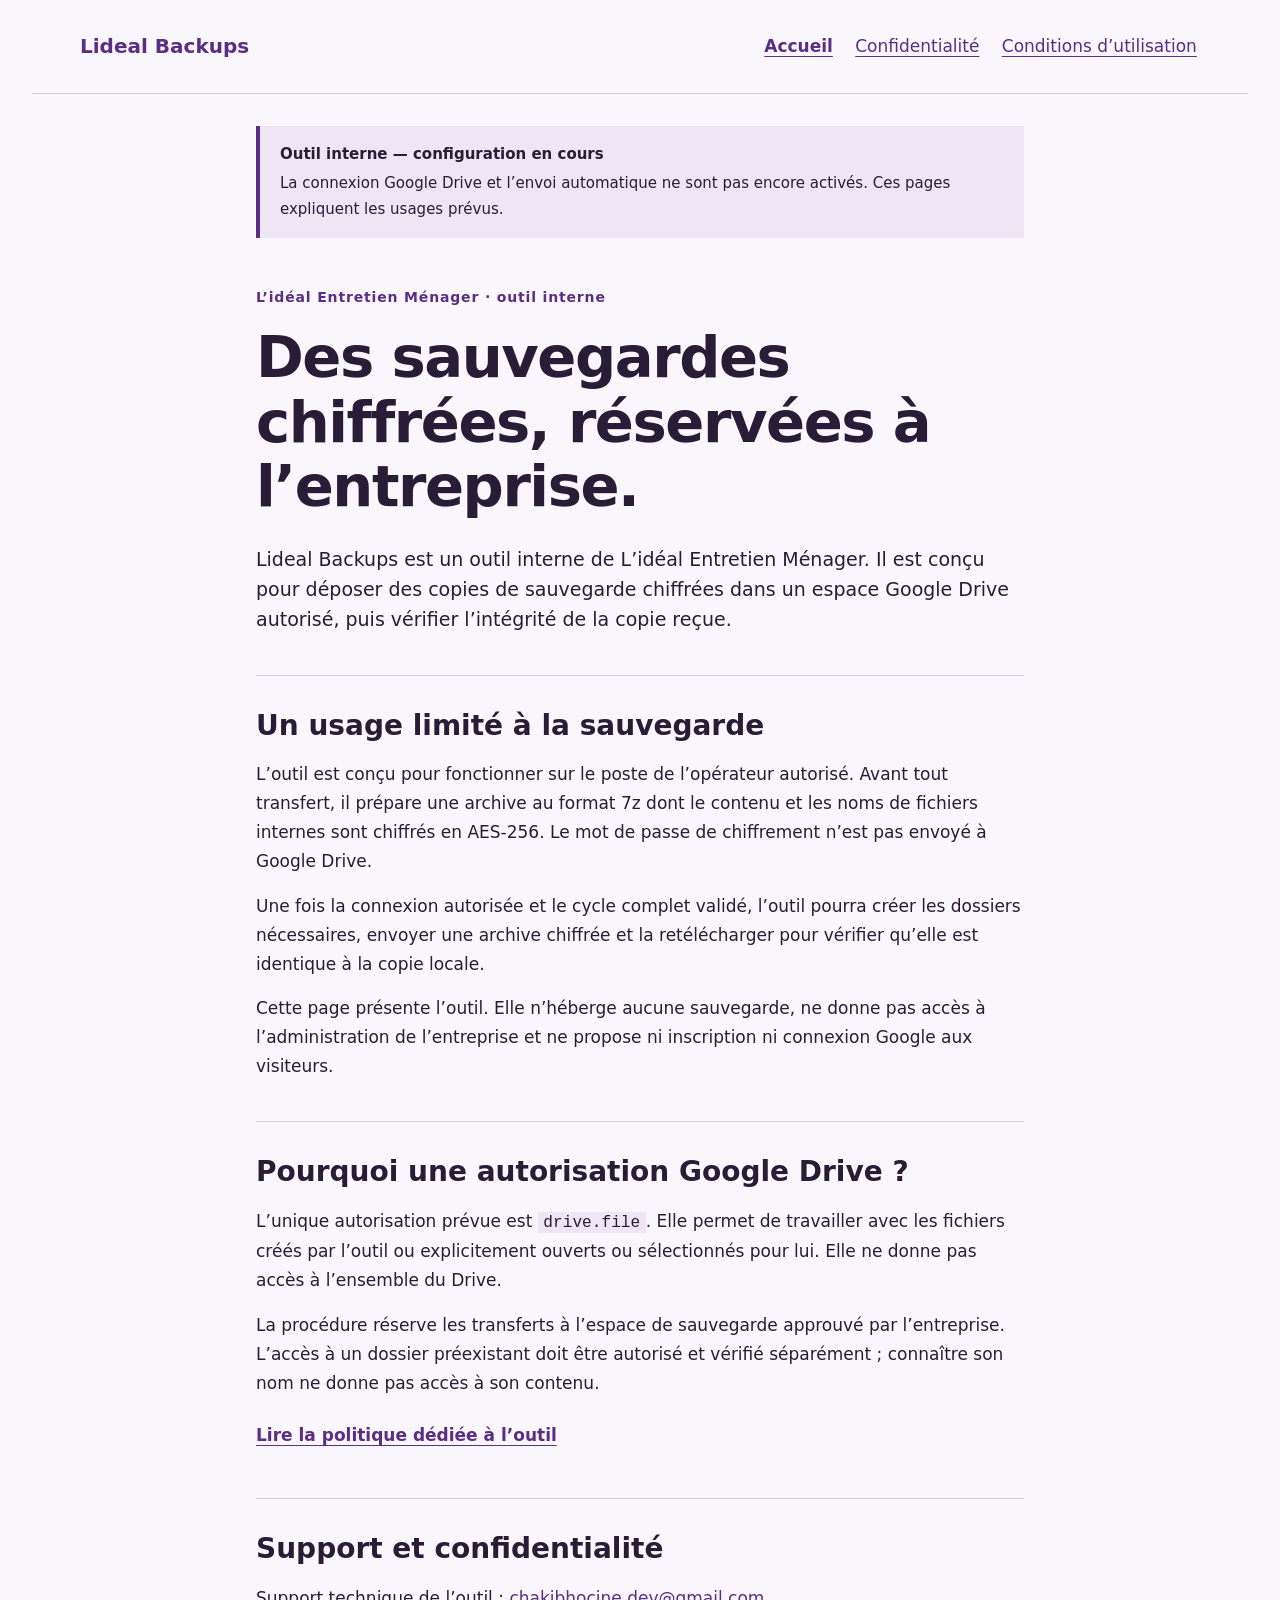
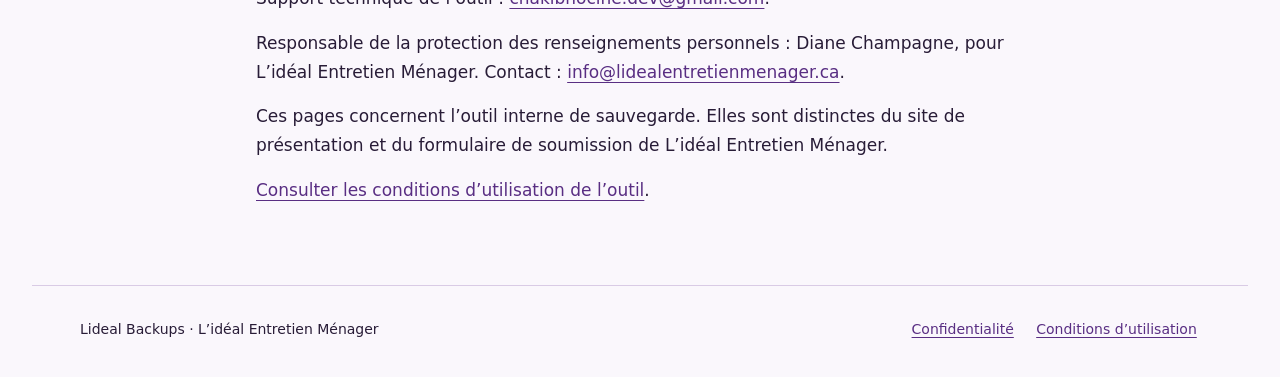
<file: index.html>
<!doctype html>
<html lang="fr-CA">
<head>
  <meta charset="utf-8">
  <meta name="viewport" content="width=device-width, initial-scale=1">
  <meta name="robots" content="noindex, follow">
  <meta name="description" content="Présentation de Lideal Backups, l’outil interne de sauvegarde chiffrée de L’idéal Entretien Ménager.">
  <title>Lideal Backups — outil interne de sauvegarde</title>
  <link rel="canonical" href="https://backups.lidealentretienmenager.ca/">
  <link rel="stylesheet" href="styles.css">
</head>
<body>
  <a class="skip-link" href="#contenu">Aller au contenu</a>
  <header class="site-header">
    <a class="brand" href="index.html">Lideal Backups</a>
    <nav aria-label="Navigation de l’outil"><a href="index.html" aria-current="page">Accueil</a><a href="confidentialite.html">Confidentialité</a><a href="conditions.html">Conditions d’utilisation</a></nav>
  </header>
  <main id="contenu" tabindex="-1">
<aside class="draft"><strong>Outil interne — configuration en cours</strong><p>La connexion Google Drive et l’envoi automatique ne sont pas encore activés. Ces pages expliquent les usages prévus.</p></aside>
    <p class="eyebrow">L’idéal Entretien Ménager · outil interne</p>
    <h1>Des sauvegardes chiffrées, réservées à l’entreprise.</h1>
    <p class="lead">Lideal Backups est un outil interne de L’idéal Entretien Ménager. Il est conçu pour déposer des copies de sauvegarde chiffrées dans un espace Google Drive autorisé, puis vérifier l’intégrité de la copie reçue.</p>
    <section aria-labelledby="usage">
      <h2 id="usage">Un usage limité à la sauvegarde</h2>
      <p>L’outil est conçu pour fonctionner sur le poste de l’opérateur autorisé. Avant tout transfert, il prépare une archive au format 7z dont le contenu et les noms de fichiers internes sont chiffrés en AES-256. Le mot de passe de chiffrement n’est pas envoyé à Google Drive.</p>
      <p>Une fois la connexion autorisée et le cycle complet validé, l’outil pourra créer les dossiers nécessaires, envoyer une archive chiffrée et la retélécharger pour vérifier qu’elle est identique à la copie locale.</p>
      <p>Cette page présente l’outil. Elle n’héberge aucune sauvegarde, ne donne pas accès à l’administration de l’entreprise et ne propose ni inscription ni connexion Google aux visiteurs.</p>
    </section>
    <section aria-labelledby="acces">
      <h2 id="acces">Pourquoi une autorisation Google Drive ?</h2>
      <p>L’unique autorisation prévue est <code>drive.file</code>. Elle permet de travailler avec les fichiers créés par l’outil ou explicitement ouverts ou sélectionnés pour lui. Elle ne donne pas accès à l’ensemble du Drive.</p>
      <p>La procédure réserve les transferts à l’espace de sauvegarde approuvé par l’entreprise. L’accès à un dossier préexistant doit être autorisé et vérifié séparément ; connaître son nom ne donne pas accès à son contenu.</p>
      <p><a class="text-action" href="confidentialite.html">Lire la politique dédiée à l’outil</a></p>
    </section>
    <section aria-labelledby="contact">
      <h2 id="contact">Support et confidentialité</h2>
      <p>Support technique de l’outil : <a href="mailto:chakibhocine.dev@gmail.com">chakibhocine.dev@gmail.com</a>.</p>
      <p>Responsable de la protection des renseignements personnels : Diane Champagne, pour L’idéal Entretien Ménager. Contact : <a href="mailto:info@lidealentretienmenager.ca">info@lidealentretienmenager.ca</a>.</p>
      <p>Ces pages concernent l’outil interne de sauvegarde. Elles sont distinctes du site de présentation et du formulaire de soumission de L’idéal Entretien Ménager.</p>
      <p><a href="conditions.html">Consulter les conditions d’utilisation de l’outil</a>.</p>
    </section>
  </main>
  <footer><p>Lideal Backups · L’idéal Entretien Ménager</p><nav aria-label="Informations de l’outil"><a href="confidentialite.html">Confidentialité</a><a href="conditions.html">Conditions d’utilisation</a></nav></footer>
</body>
</html>
</file>
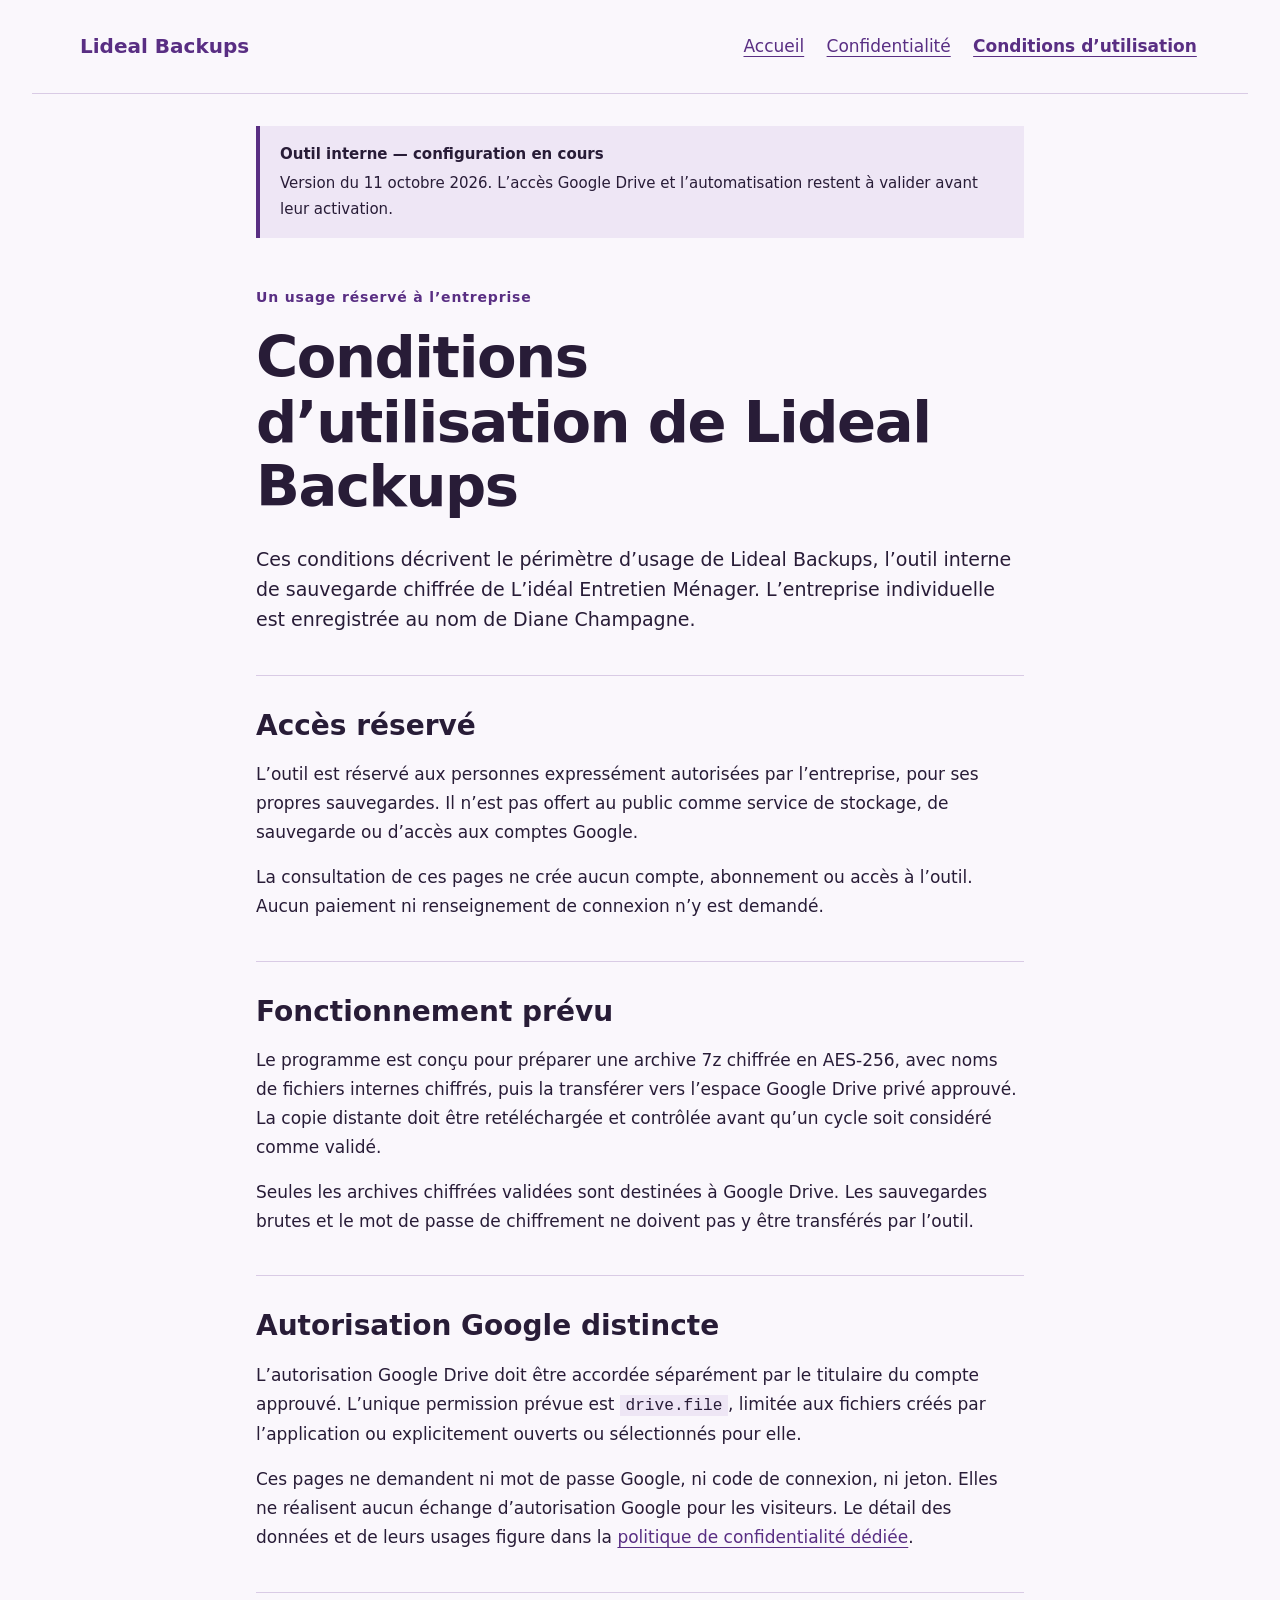
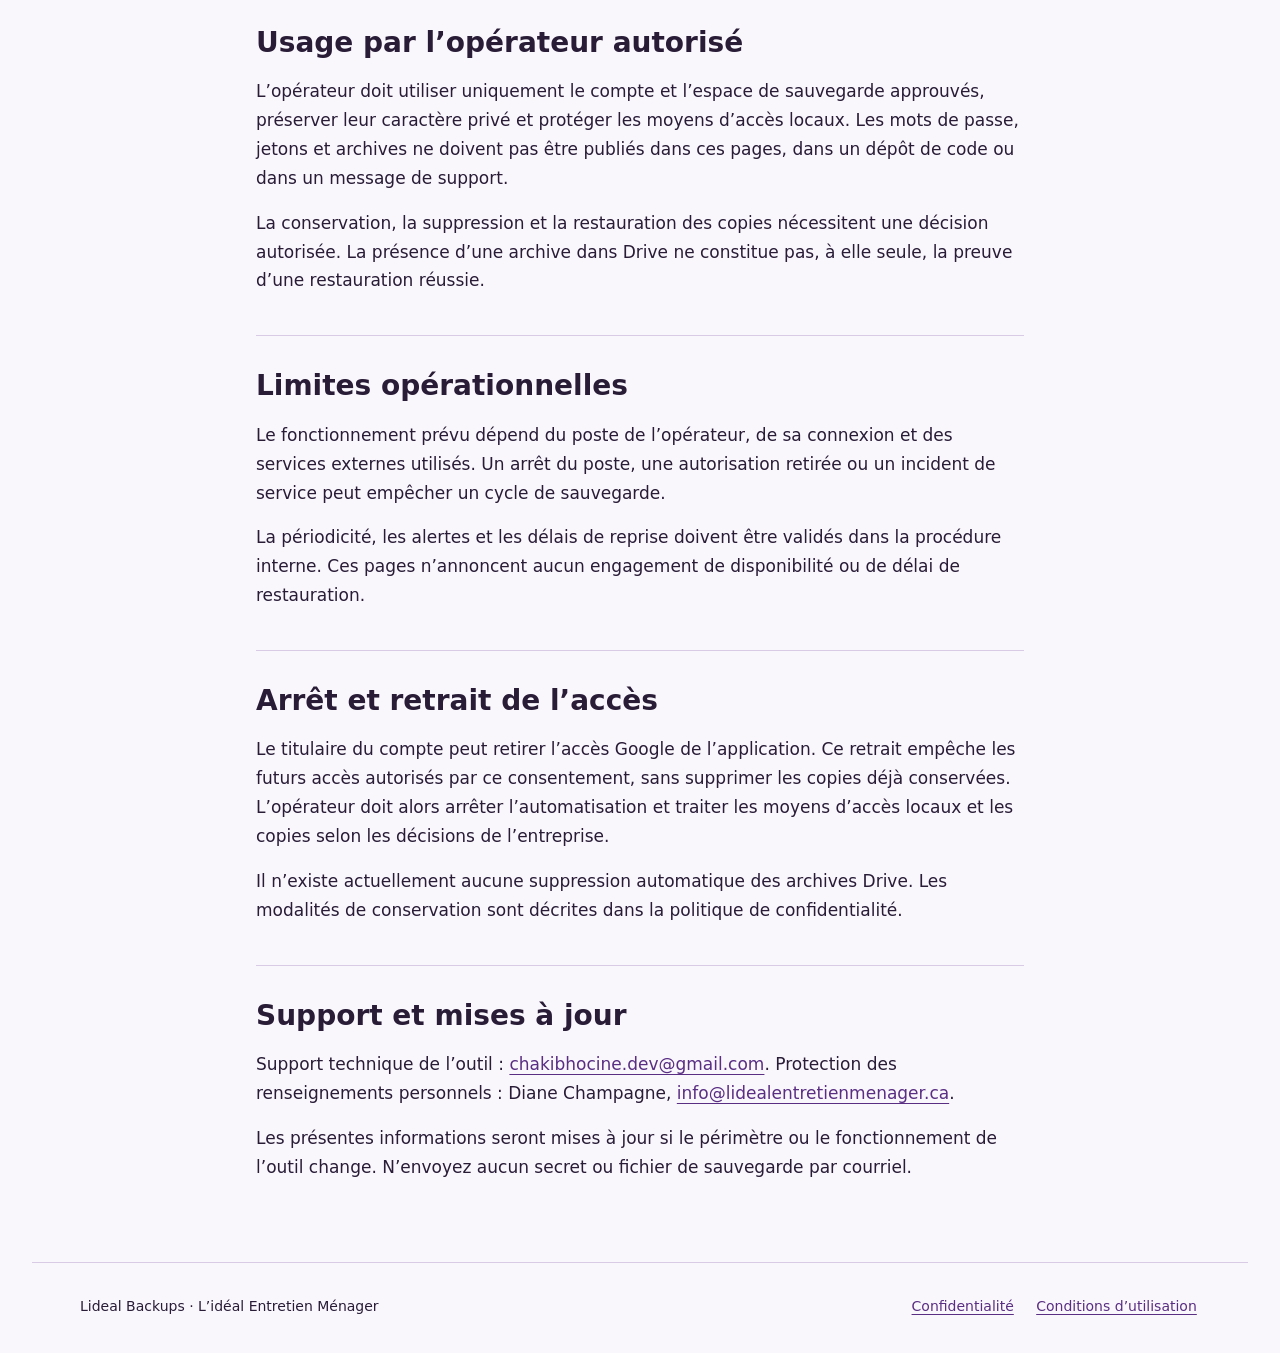
<file: conditions.html>
<!doctype html>
<html lang="fr-CA">
<head>
  <meta charset="utf-8">
  <meta name="viewport" content="width=device-width, initial-scale=1">
  <meta name="robots" content="noindex, follow">
  <meta name="description" content="Périmètre réservé, autorisation Google Drive et fonctionnement prévu de l’outil interne Lideal Backups.">
  <title>Conditions d’utilisation — Lideal Backups</title>
  <link rel="canonical" href="https://backups.lidealentretienmenager.ca/conditions.html">
  <link rel="stylesheet" href="styles.css">
</head>
<body>
  <a class="skip-link" href="#contenu">Aller au contenu</a>
  <header class="site-header">
    <a class="brand" href="index.html">Lideal Backups</a>
    <nav aria-label="Navigation de l’outil"><a href="index.html">Accueil</a><a href="confidentialite.html">Confidentialité</a><a href="conditions.html" aria-current="page">Conditions d’utilisation</a></nav>
  </header>
  <main id="contenu" tabindex="-1">
<aside class="draft"><strong>Outil interne — configuration en cours</strong><p>Version du 11 octobre 2026. L’accès Google Drive et l’automatisation restent à valider avant leur activation.</p></aside>
    <p class="eyebrow">Un usage réservé à l’entreprise</p>
    <h1>Conditions d’utilisation de Lideal Backups</h1>
    <p class="lead">Ces conditions décrivent le périmètre d’usage de Lideal Backups, l’outil interne de sauvegarde chiffrée de L’idéal Entretien Ménager. L’entreprise individuelle est enregistrée au nom de Diane Champagne.</p>
    <section aria-labelledby="perimetre">
      <h2 id="perimetre">Accès réservé</h2>
      <p>L’outil est réservé aux personnes expressément autorisées par l’entreprise, pour ses propres sauvegardes. Il n’est pas offert au public comme service de stockage, de sauvegarde ou d’accès aux comptes Google.</p>
      <p>La consultation de ces pages ne crée aucun compte, abonnement ou accès à l’outil. Aucun paiement ni renseignement de connexion n’y est demandé.</p>
    </section>
    <section aria-labelledby="fonctionnement">
      <h2 id="fonctionnement">Fonctionnement prévu</h2>
      <p>Le programme est conçu pour préparer une archive 7z chiffrée en AES-256, avec noms de fichiers internes chiffrés, puis la transférer vers l’espace Google Drive privé approuvé. La copie distante doit être retéléchargée et contrôlée avant qu’un cycle soit considéré comme validé.</p>
      <p>Seules les archives chiffrées validées sont destinées à Google Drive. Les sauvegardes brutes et le mot de passe de chiffrement ne doivent pas y être transférés par l’outil.</p>
    </section>
    <section aria-labelledby="google">
      <h2 id="google">Autorisation Google distincte</h2>
      <p>L’autorisation Google Drive doit être accordée séparément par le titulaire du compte approuvé. L’unique permission prévue est <code>drive.file</code>, limitée aux fichiers créés par l’application ou explicitement ouverts ou sélectionnés pour elle.</p>
      <p>Ces pages ne demandent ni mot de passe Google, ni code de connexion, ni jeton. Elles ne réalisent aucun échange d’autorisation Google pour les visiteurs. Le détail des données et de leurs usages figure dans la <a href="confidentialite.html">politique de confidentialité dédiée</a>.</p>
    </section>
    <section aria-labelledby="operateur">
      <h2 id="operateur">Usage par l’opérateur autorisé</h2>
      <p>L’opérateur doit utiliser uniquement le compte et l’espace de sauvegarde approuvés, préserver leur caractère privé et protéger les moyens d’accès locaux. Les mots de passe, jetons et archives ne doivent pas être publiés dans ces pages, dans un dépôt de code ou dans un message de support.</p>
      <p>La conservation, la suppression et la restauration des copies nécessitent une décision autorisée. La présence d’une archive dans Drive ne constitue pas, à elle seule, la preuve d’une restauration réussie.</p>
    </section>
    <section aria-labelledby="continuite">
      <h2 id="continuite">Limites opérationnelles</h2>
      <p>Le fonctionnement prévu dépend du poste de l’opérateur, de sa connexion et des services externes utilisés. Un arrêt du poste, une autorisation retirée ou un incident de service peut empêcher un cycle de sauvegarde.</p>
      <p>La périodicité, les alertes et les délais de reprise doivent être validés dans la procédure interne. Ces pages n’annoncent aucun engagement de disponibilité ou de délai de restauration.</p>
    </section>
    <section aria-labelledby="arret">
      <h2 id="arret">Arrêt et retrait de l’accès</h2>
      <p>Le titulaire du compte peut retirer l’accès Google de l’application. Ce retrait empêche les futurs accès autorisés par ce consentement, sans supprimer les copies déjà conservées. L’opérateur doit alors arrêter l’automatisation et traiter les moyens d’accès locaux et les copies selon les décisions de l’entreprise.</p>
      <p>Il n’existe actuellement aucune suppression automatique des archives Drive. Les modalités de conservation sont décrites dans la politique de confidentialité.</p>
    </section>
    <section aria-labelledby="support">
      <h2 id="support">Support et mises à jour</h2>
      <p>Support technique de l’outil : <a href="mailto:chakibhocine.dev@gmail.com">chakibhocine.dev@gmail.com</a>. Protection des renseignements personnels : Diane Champagne, <a href="mailto:info@lidealentretienmenager.ca">info@lidealentretienmenager.ca</a>.</p>
      <p>Les présentes informations seront mises à jour si le périmètre ou le fonctionnement de l’outil change. N’envoyez aucun secret ou fichier de sauvegarde par courriel.</p>
    </section>
  </main>
  <footer><p>Lideal Backups · L’idéal Entretien Ménager</p><nav aria-label="Informations de l’outil"><a href="confidentialite.html">Confidentialité</a><a href="conditions.html">Conditions d’utilisation</a></nav></footer>
</body>
</html>
</file>
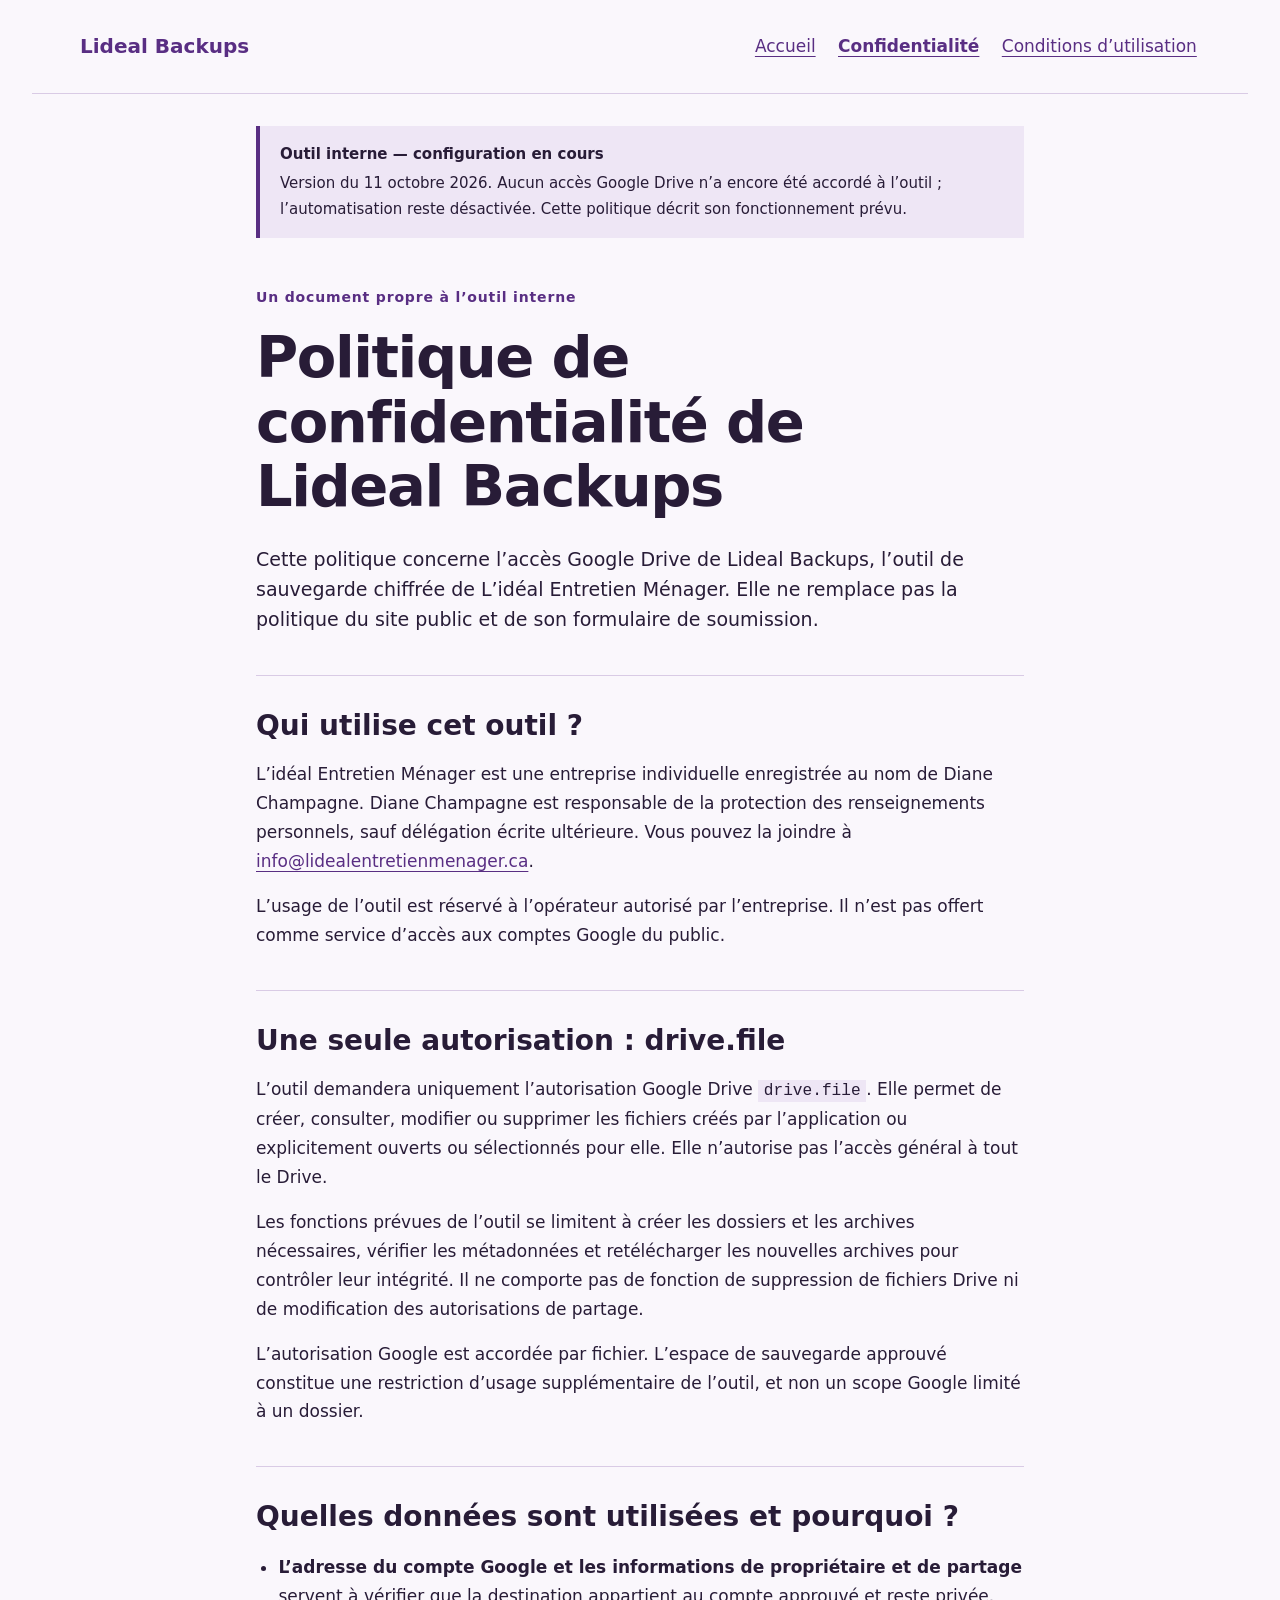
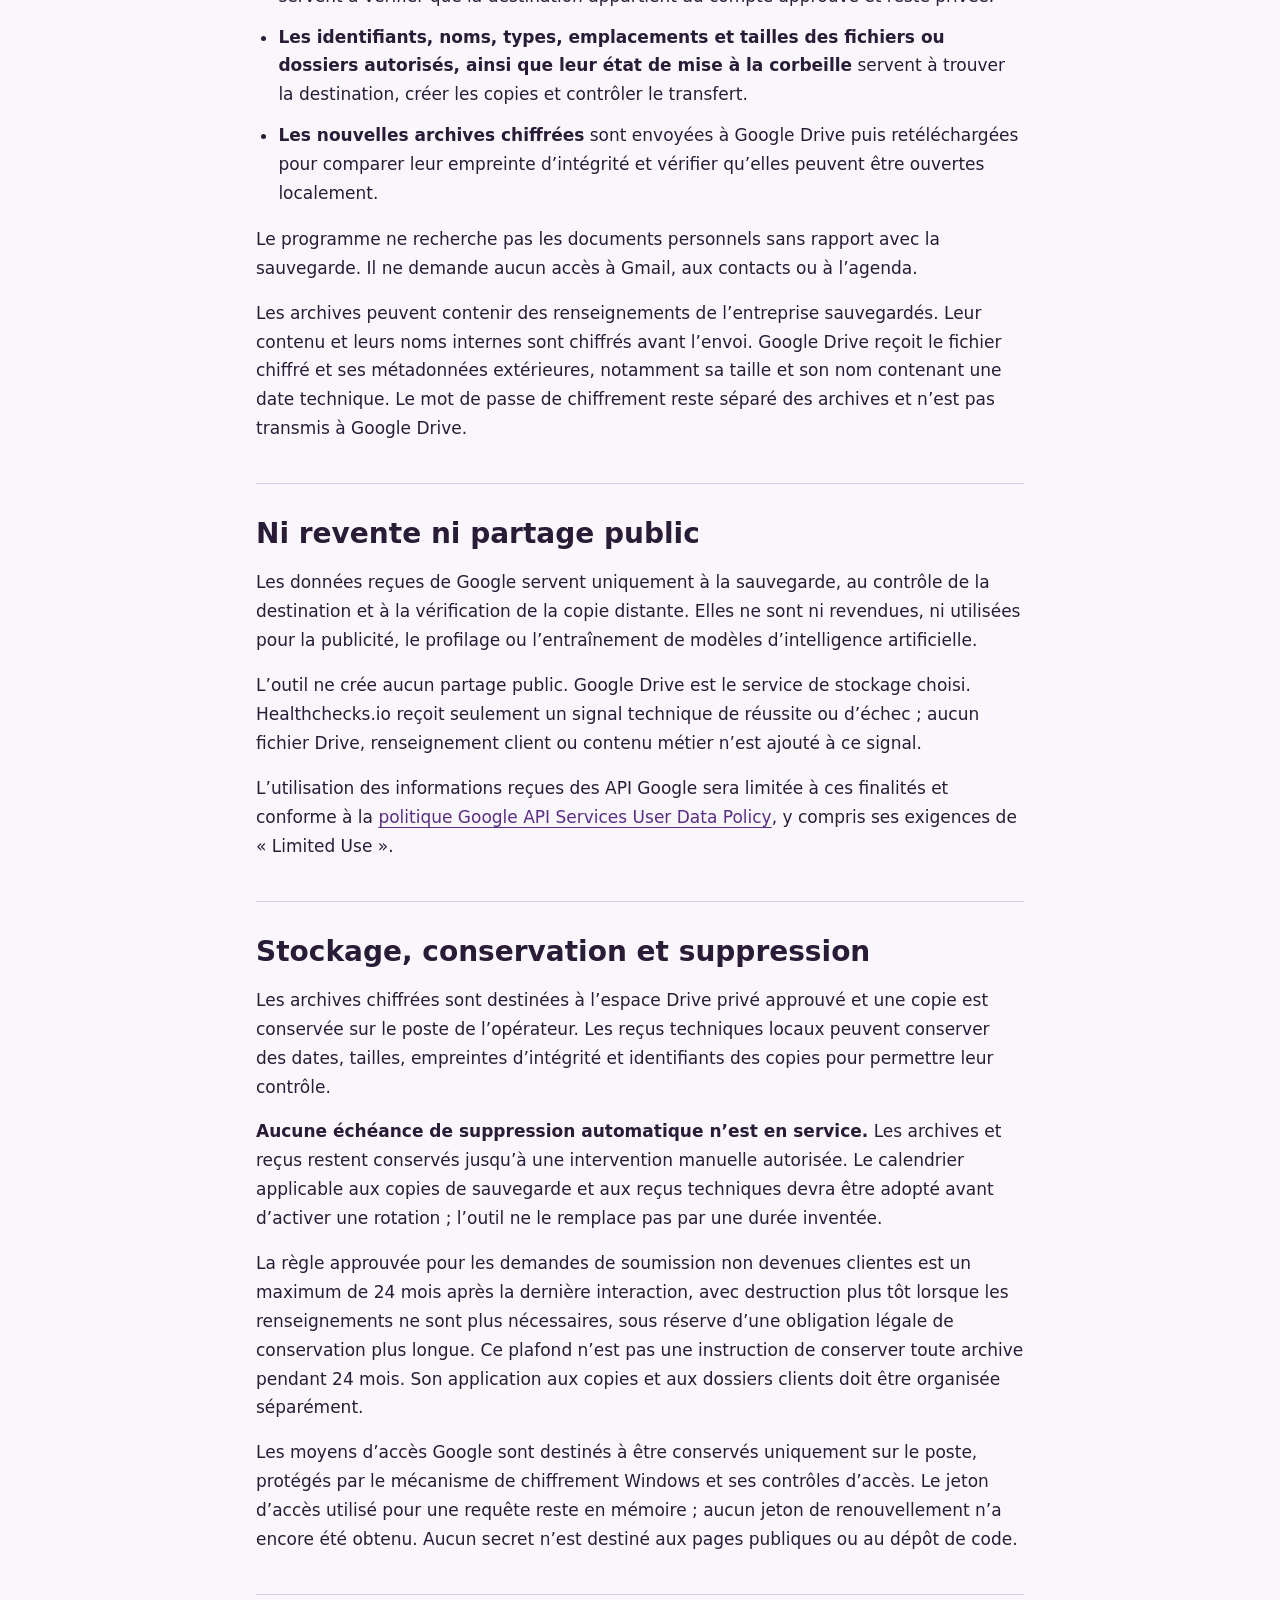
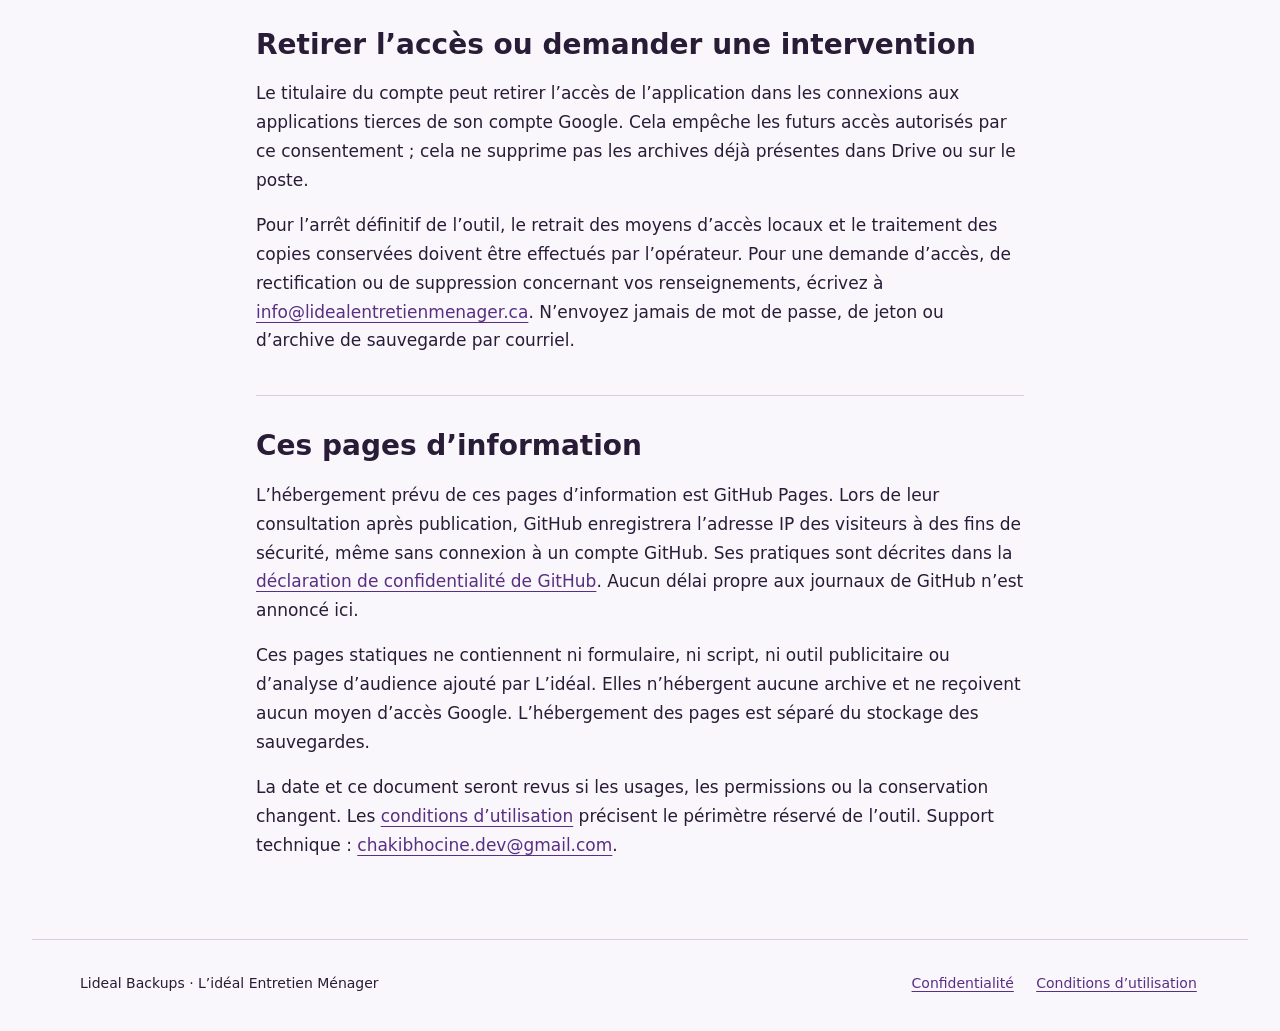
<file: confidentialite.html>
<!doctype html>
<html lang="fr-CA">
<head>
  <meta charset="utf-8">
  <meta name="viewport" content="width=device-width, initial-scale=1">
  <meta name="robots" content="noindex, follow">
  <meta name="description" content="Données Google Drive, usages, conservation et retrait de l’accès de l’outil interne Lideal Backups.">
  <title>Confidentialité de l’outil — Lideal Backups</title>
  <link rel="canonical" href="https://backups.lidealentretienmenager.ca/confidentialite.html">
  <link rel="stylesheet" href="styles.css">
</head>
<body>
  <a class="skip-link" href="#contenu">Aller au contenu</a>
  <header class="site-header">
    <a class="brand" href="index.html">Lideal Backups</a>
    <nav aria-label="Navigation de l’outil"><a href="index.html">Accueil</a><a href="confidentialite.html" aria-current="page">Confidentialité</a><a href="conditions.html">Conditions d’utilisation</a></nav>
  </header>
  <main id="contenu" tabindex="-1">
<aside class="draft"><strong>Outil interne — configuration en cours</strong><p>Version du 11 octobre 2026. Aucun accès Google Drive n’a encore été accordé à l’outil ; l’automatisation reste désactivée. Cette politique décrit son fonctionnement prévu.</p></aside>
    <p class="eyebrow">Un document propre à l’outil interne</p>
    <h1>Politique de confidentialité de Lideal Backups</h1>
    <p class="lead">Cette politique concerne l’accès Google Drive de Lideal Backups, l’outil de sauvegarde chiffrée de L’idéal Entretien Ménager. Elle ne remplace pas la politique du site public et de son formulaire de soumission.</p>
    <section aria-labelledby="responsable">
      <h2 id="responsable">Qui utilise cet outil ?</h2>
      <p>L’idéal Entretien Ménager est une entreprise individuelle enregistrée au nom de Diane Champagne. Diane Champagne est responsable de la protection des renseignements personnels, sauf délégation écrite ultérieure. Vous pouvez la joindre à <a href="mailto:info@lidealentretienmenager.ca">info@lidealentretienmenager.ca</a>.</p>
      <p>L’usage de l’outil est réservé à l’opérateur autorisé par l’entreprise. Il n’est pas offert comme service d’accès aux comptes Google du public.</p>
    </section>
    <section aria-labelledby="permission">
      <h2 id="permission">Une seule autorisation : drive.file</h2>
      <p>L’outil demandera uniquement l’autorisation Google Drive <code>drive.file</code>. Elle permet de créer, consulter, modifier ou supprimer les fichiers créés par l’application ou explicitement ouverts ou sélectionnés pour elle. Elle n’autorise pas l’accès général à tout le Drive.</p>
      <p>Les fonctions prévues de l’outil se limitent à créer les dossiers et les archives nécessaires, vérifier les métadonnées et retélécharger les nouvelles archives pour contrôler leur intégrité. Il ne comporte pas de fonction de suppression de fichiers Drive ni de modification des autorisations de partage.</p>
      <p>L’autorisation Google est accordée par fichier. L’espace de sauvegarde approuvé constitue une restriction d’usage supplémentaire de l’outil, et non un scope Google limité à un dossier.</p>
    </section>
    <section aria-labelledby="donnees">
      <h2 id="donnees">Quelles données sont utilisées et pourquoi ?</h2>
      <ul>
        <li><strong>L’adresse du compte Google et les informations de propriétaire et de partage</strong> servent à vérifier que la destination appartient au compte approuvé et reste privée.</li>
        <li><strong>Les identifiants, noms, types, emplacements et tailles des fichiers ou dossiers autorisés, ainsi que leur état de mise à la corbeille</strong> servent à trouver la destination, créer les copies et contrôler le transfert.</li>
        <li><strong>Les nouvelles archives chiffrées</strong> sont envoyées à Google Drive puis retéléchargées pour comparer leur empreinte d’intégrité et vérifier qu’elles peuvent être ouvertes localement.</li>
      </ul>
      <p>Le programme ne recherche pas les documents personnels sans rapport avec la sauvegarde. Il ne demande aucun accès à Gmail, aux contacts ou à l’agenda.</p>
      <p>Les archives peuvent contenir des renseignements de l’entreprise sauvegardés. Leur contenu et leurs noms internes sont chiffrés avant l’envoi. Google Drive reçoit le fichier chiffré et ses métadonnées extérieures, notamment sa taille et son nom contenant une date technique. Le mot de passe de chiffrement reste séparé des archives et n’est pas transmis à Google Drive.</p>
    </section>
    <section aria-labelledby="usages">
      <h2 id="usages">Ni revente ni partage public</h2>
      <p>Les données reçues de Google servent uniquement à la sauvegarde, au contrôle de la destination et à la vérification de la copie distante. Elles ne sont ni revendues, ni utilisées pour la publicité, le profilage ou l’entraînement de modèles d’intelligence artificielle.</p>
      <p>L’outil ne crée aucun partage public. Google Drive est le service de stockage choisi. Healthchecks.io reçoit seulement un signal technique de réussite ou d’échec ; aucun fichier Drive, renseignement client ou contenu métier n’est ajouté à ce signal.</p>
      <p>L’utilisation des informations reçues des API Google sera limitée à ces finalités et conforme à la <a href="https://developers.google.com/terms/api-services-user-data-policy">politique Google API Services User Data Policy</a>, y compris ses exigences de « Limited Use ».</p>
    </section>
    <section aria-labelledby="stockage">
      <h2 id="stockage">Stockage, conservation et suppression</h2>
      <p>Les archives chiffrées sont destinées à l’espace Drive privé approuvé et une copie est conservée sur le poste de l’opérateur. Les reçus techniques locaux peuvent conserver des dates, tailles, empreintes d’intégrité et identifiants des copies pour permettre leur contrôle.</p>
      <p><strong>Aucune échéance de suppression automatique n’est en service.</strong> Les archives et reçus restent conservés jusqu’à une intervention manuelle autorisée. Le calendrier applicable aux copies de sauvegarde et aux reçus techniques devra être adopté avant d’activer une rotation ; l’outil ne le remplace pas par une durée inventée.</p>
      <p>La règle approuvée pour les demandes de soumission non devenues clientes est un maximum de 24 mois après la dernière interaction, avec destruction plus tôt lorsque les renseignements ne sont plus nécessaires, sous réserve d’une obligation légale de conservation plus longue. Ce plafond n’est pas une instruction de conserver toute archive pendant 24 mois. Son application aux copies et aux dossiers clients doit être organisée séparément.</p>
      <p>Les moyens d’accès Google sont destinés à être conservés uniquement sur le poste, protégés par le mécanisme de chiffrement Windows et ses contrôles d’accès. Le jeton d’accès utilisé pour une requête reste en mémoire ; aucun jeton de renouvellement n’a encore été obtenu. Aucun secret n’est destiné aux pages publiques ou au dépôt de code.</p>
    </section>
    <section aria-labelledby="retrait">
      <h2 id="retrait">Retirer l’accès ou demander une intervention</h2>
      <p>Le titulaire du compte peut retirer l’accès de l’application dans les connexions aux applications tierces de son compte Google. Cela empêche les futurs accès autorisés par ce consentement ; cela ne supprime pas les archives déjà présentes dans Drive ou sur le poste.</p>
      <p>Pour l’arrêt définitif de l’outil, le retrait des moyens d’accès locaux et le traitement des copies conservées doivent être effectués par l’opérateur. Pour une demande d’accès, de rectification ou de suppression concernant vos renseignements, écrivez à <a href="mailto:info@lidealentretienmenager.ca">info@lidealentretienmenager.ca</a>. N’envoyez jamais de mot de passe, de jeton ou d’archive de sauvegarde par courriel.</p>
    </section>
    <section aria-labelledby="pages">
      <h2 id="pages">Ces pages d’information</h2>
      <p>L’hébergement prévu de ces pages d’information est GitHub Pages. Lors de leur consultation après publication, GitHub enregistrera l’adresse IP des visiteurs à des fins de sécurité, même sans connexion à un compte GitHub. Ses pratiques sont décrites dans la <a href="https://docs.github.com/en/site-policy/privacy-policies/github-general-privacy-statement">déclaration de confidentialité de GitHub</a>. Aucun délai propre aux journaux de GitHub n’est annoncé ici.</p>
      <p>Ces pages statiques ne contiennent ni formulaire, ni script, ni outil publicitaire ou d’analyse d’audience ajouté par L’idéal. Elles n’hébergent aucune archive et ne reçoivent aucun moyen d’accès Google. L’hébergement des pages est séparé du stockage des sauvegardes.</p>
      <p>La date et ce document seront revus si les usages, les permissions ou la conservation changent. Les <a href="conditions.html">conditions d’utilisation</a> précisent le périmètre réservé de l’outil. Support technique : <a href="mailto:chakibhocine.dev@gmail.com">chakibhocine.dev@gmail.com</a>.</p>
    </section>
  </main>
  <footer><p>Lideal Backups · L’idéal Entretien Ménager</p><nav aria-label="Informations de l’outil"><a href="confidentialite.html">Confidentialité</a><a href="conditions.html">Conditions d’utilisation</a></nav></footer>
</body>
</html>
</file>
<file: styles.css>
:root{color-scheme:light;--ink:#281c37;--violet:#592e83;--paper:#faf7fc;--line:#d9cbe5;--soft:#eee6f5}
*{box-sizing:border-box}
body{margin:0;background:var(--paper);color:var(--ink);font:1.0625rem/1.7 system-ui,-apple-system,"Segoe UI",sans-serif}
a{color:var(--violet);text-underline-offset:.23em;overflow-wrap:anywhere}
a:hover{text-decoration-thickness:.15em}
a:focus-visible{outline:3px solid var(--violet);outline-offset:4px;border-radius:2px}
.skip-link{position:absolute;left:1rem;top:-10rem;background:white;padding:1rem;z-index:2}
.skip-link:focus{top:1rem}
.site-header,footer{max-width:76rem;margin:auto;padding:1.5rem clamp(1rem,4vw,3rem);display:flex;align-items:center;justify-content:space-between;gap:1.5rem;flex-wrap:wrap}
.site-header{border-bottom:1px solid var(--line)}
.brand{font-size:1.25rem;font-weight:750;text-decoration:none}
nav{display:flex;gap:1rem;flex-wrap:wrap}
nav a{padding:.5rem .2rem;min-height:44px}
[aria-current="page"]{font-weight:750}
main{max-width:54rem;margin:0 auto;padding:2rem clamp(1rem,4vw,3rem) 4rem}
main:focus{outline:none}
.draft{padding:1rem 1.25rem;border-left:4px solid var(--violet);background:var(--soft);margin-bottom:3rem;font-size:.9375rem}
.draft p{margin:.25rem 0 0}
.eyebrow{color:var(--violet);font-size:.875rem;font-weight:750;letter-spacing:.06em;margin-top:0}
h1{font-size:clamp(2rem,4.5vw,3.75rem);line-height:1.12;letter-spacing:-.025em;max-width:18ch;margin:.5rem 0 1.5rem;overflow-wrap:normal;hyphens:none}
h2{font-size:clamp(1.375rem,2.2vw,1.75rem);line-height:1.3;margin:0 0 1rem}
.lead{font-size:1.1875rem;line-height:1.6}
section{border-top:1px solid var(--line);margin-top:2.5rem;padding-top:2rem}
p{margin:0 0 1rem}
li{margin-bottom:.75rem}
ul{padding-left:1.4rem}
code{font-size:.95em;background:var(--soft);padding:.1rem .35rem}
.text-action{font-weight:750;display:inline-block;padding:.5rem 0}
footer{border-top:1px solid var(--line);font-size:.875rem;align-items:baseline}
footer p{margin:0}
@media(prefers-reduced-motion:reduce){*{scroll-behavior:auto}}
@media(max-width:360px){.site-header{gap:.5rem}nav{gap:.75rem}.draft{padding:.8rem}main{padding-top:1.25rem}}
@media print{body{background:white;color:black;font-size:11pt}.skip-link{display:none}main{max-width:none;padding:1rem}h1{font-size:24pt}.draft{background:white}}
</file>
